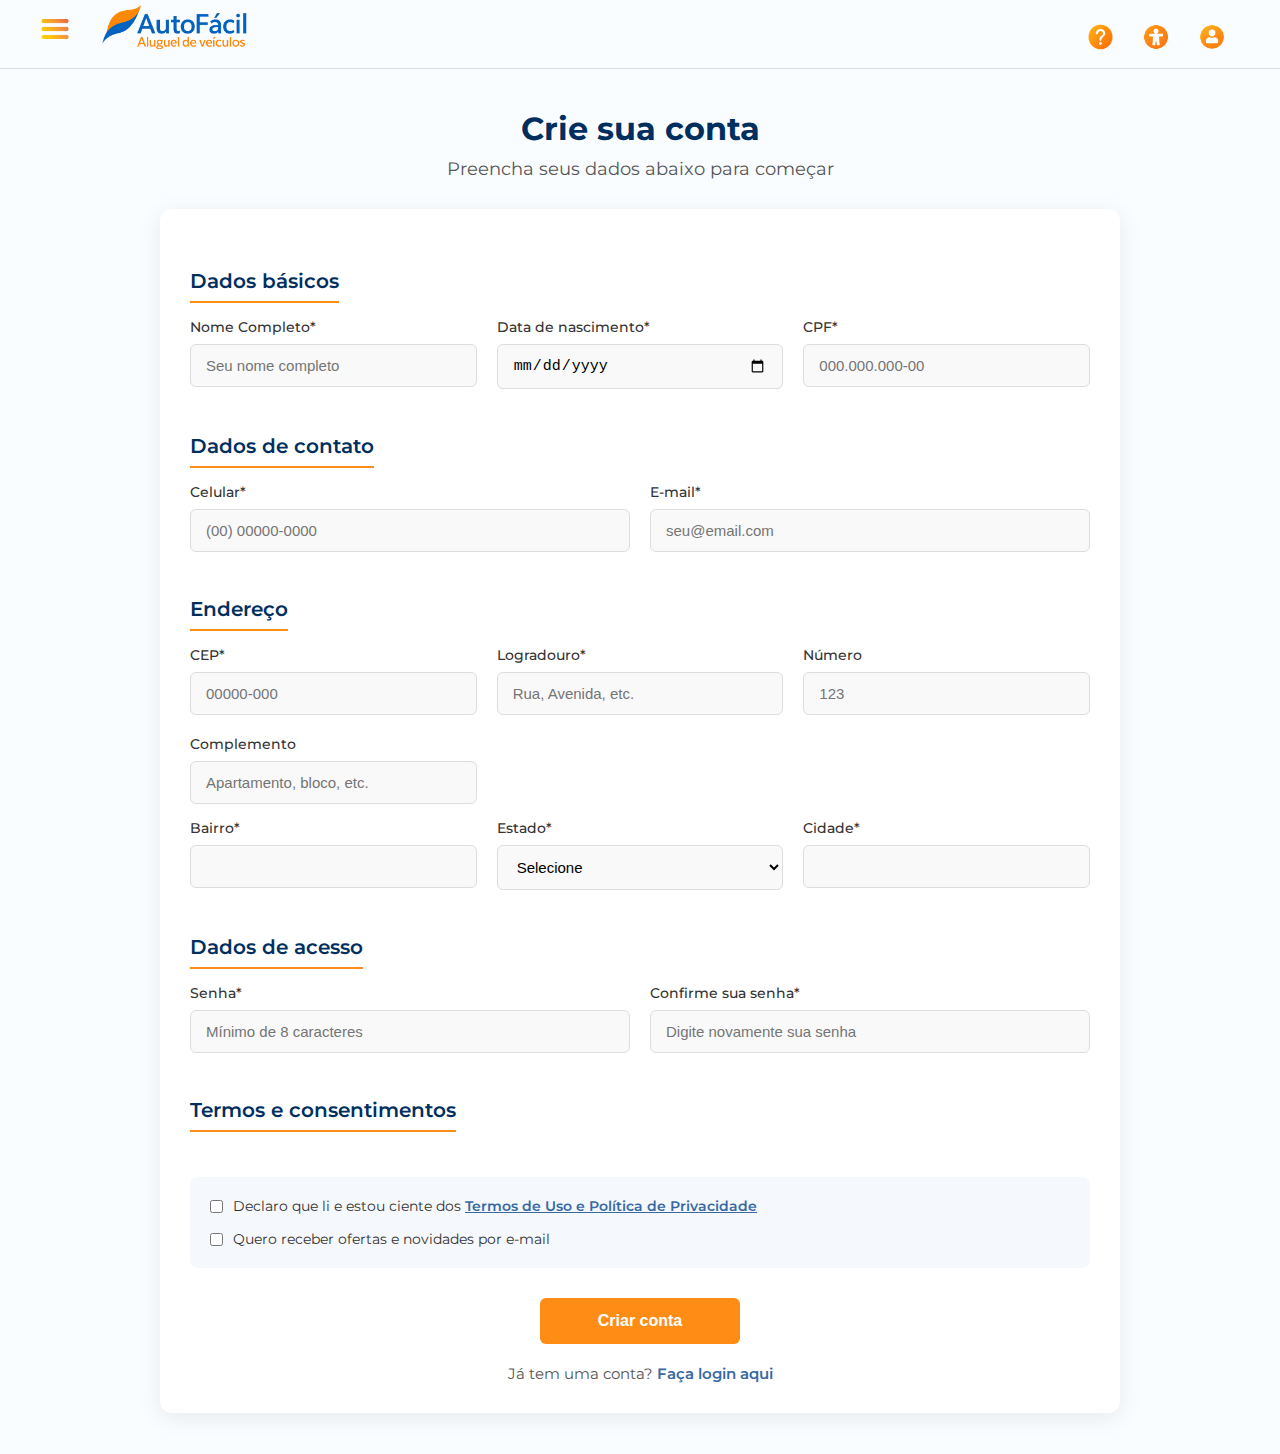
<file: templates/cadastro.html>
<!DOCTYPE html>
<html lang="pt-BR">

<head>
    <meta charset="UTF-8">
    <meta name="viewport" content="width=device-width, initial-scale=1.0">
    <title>Cadastro - AutoFácil</title>
    <link rel="stylesheet" href="../static/css/style.css">
    <link href="https://fonts.googleapis.com/css2?family=Montserrat:wght@300;400;600;700&display=swap" rel="stylesheet">
    <style>
        /* Estilos específicos para a página de cadastro */
        .cadastro-hero {
            background: linear-gradient(rgba(54, 105, 164, 0.9), rgba(54, 105, 164, 0.7)), url('../static/img/cadastro-bg.jpg') center/cover no-repeat;
            padding: 60px 20px 40px;
            color: white;
            text-align: center;
        }
        
        .cadastro-hero h1 {
            font-size: 2.5rem;
            margin-bottom: 10px;
            font-weight: 700;
        }
        
        .cadastro-hero p {
            font-size: 1.2rem;
            max-width: 600px;
            margin: 0 auto;
        }
        
        .cadastro-container {
            max-width: 1000px;
            margin: 40px auto;
            padding: 0 20px;
        }
        
        .form-header {
            text-align: center;
            margin-bottom: 30px;
        }
        
        .form-header h1 {
            font-size: 2rem;
            color: #002f5f;
            margin-bottom: 10px;
        }
        
        .form-header .subtitle {
            font-size: 1.1rem;
            color: #555;
        }
        
        .form-cadastro {
            background: white;
            border-radius: 12px;
            box-shadow: 0 5px 25px rgba(0, 0, 0, 0.08);
            padding: 30px;
            margin-bottom: 40px;
        }
        
        .form-section-title {
            color: #002f5f;
            font-size: 1.3rem;
            margin: 25px 0 15px;
            padding-bottom: 8px;
            border-bottom: 2px solid #ff8c14;
            display: inline-block;
        }
        
        .form-grid {
            display: grid;
            grid-template-columns: repeat(auto-fit, minmax(280px, 1fr));
            gap: 20px;
            margin-bottom: 15px;
        }
        
        .form-group {
            display: flex;
            flex-direction: column;
        }
        
        .form-group label {
            font-size: 14px;
            margin-bottom: 8px;
            color: #333;
            font-weight: 500;
        }
        
        .form-group input {
            border: 1px solid #ddd;
            padding: 12px 15px;
            font-size: 15px;
            border-radius: 6px;
            background: #f9f9f9;
            transition: all 0.3s;
        }
        
        .form-group input:focus {
            border-color: #3669a4;
            box-shadow: 0 0 0 2px rgba(54, 105, 164, 0.2);
            background: white;
            outline: none;
        }
        
        .consentimentos {
            display: flex;
            flex-direction: column;
            gap: 15px;
            margin: 30px 0;
            padding: 20px;
            background: #f5f8fc;
            border-radius: 8px;
        }
        
        .consentimentos label {
            display: flex;
            align-items: flex-start;
            gap: 10px;
            font-size: 14px;
            color: #333;
            cursor: pointer;
        }
        
        .consentimentos input[type="checkbox"] {
            margin-top: 3px;
        }
        
        .consentimentos a {
            color: #3669a4;
            font-weight: 600;
        }
        
        .btn-cadastrar {
            background: #ff8c14;
            color: white;
            font-size: 16px;
            font-weight: 600;
            padding: 14px 30px;
            border: none;
            border-radius: 6px;
            cursor: pointer;
            transition: background 0.3s;
            display: block;
            margin: 0 auto;
            width: 200px;
        }
        
        .btn-cadastrar:hover {
            background: #e67e0f;
            transform: translateY(-2px);
            box-shadow: 0 4px 12px rgba(255, 140, 20, 0.3);
        }
        
        .login-redirect {
            text-align: center;
            margin-top: 20px;
            font-size: 15px;
            color: #555;
        }
        
        .login-redirect a {
            color: #3669a4;
            font-weight: 600;
        }
        
        @media (max-width: 768px) {
            .cadastro-hero h1 {
                font-size: 2rem;
            }
            
            .cadastro-hero p {
                font-size: 1rem;
            }
            
            .form-cadastro {
                padding: 20px;
            }
            
            .form-grid {
                grid-template-columns: 1fr;
            }
        }
    </style>
</head>

<body>
    <header class="topbar">
        <nav class="nav">
            <div class="nav-left">
                <div class="menu-trigger" id="menuTrigger" aria-haspopup="true" aria-expanded="false">
                    <img src="../static/img/menu-aberto.png" alt="Menu" id="menu">
                    <div class="menu-panel" id="menuPanel">
                        <ul class="panel-main">
                            <li><a href="#">Promoções</a></li>
                            <li><a href="#">Atendimento</a></li>
                            <li><a href="#">Agências</a></li>
                            <li><a href="#">FAQ</a></li>
                        </ul>
                        <ul class="panel-nav">
                            <li><a href="#">Alugar agora</a></li>
                            <li><a href="#">Aluguel mensal</a></li>
                            <li><a href="#">Para empresas</a></li>
                            <li><a href="#">Minhas reservas</a></li>
                        </ul>
                    </div>
                </div>

                <a class="logo" href="index.html" aria-label="AutoFácil - Início">
                    <img src="../static/img/logo.png" alt="Logo AutoFácil" class="logo-img">
                </a>
            </div>

            <div class="nav-right">
                <a href="#"> <img src="../static/img/pergunta.png" alt="Botão de dúvidas" class="icon-btn"> </a>
                <a href="#"> <img src="../static/img/acessibilidade2.png" alt="Botão de acessibilidade" class="icon-btn"> </a>
                <a href="login.html"> <img src="../static/img/login2.png" alt="Botão de login" class="icon-btn"> </a>
            </div>
        </nav>
    </header>
    <!-- Formulário de Cadastro -->
    <main class="cadastro-container">
        <div class="form-header">
            <h1>Crie sua conta</h1>
            <p class="subtitle">Preencha seus dados abaixo para começar</p>
        </div>

        <form class="form-cadastro">
            <!-- DADOS BÁSICOS -->
            <h2 class="form-section-title">Dados básicos</h2>
            <div class="form-grid">
                <div class="form-group">
                    <label for="nome">Nome Completo*</label>
                    <input type="text" id="nome" required placeholder="Seu nome completo">
                </div>
                <div class="form-group">
                    <label for="nascimento">Data de nascimento*</label>
                    <input type="date" id="nascimento" required>
                </div>
                <div class="form-group">
                    <label for="cpf">CPF*</label>
                    <input type="text" id="cpf" required placeholder="000.000.000-00">
                </div>
            </div>

            <!-- CONTATO -->
            <h2 class="form-section-title">Dados de contato</h2>
            <div class="form-grid">
                <div class="form-group">
                    <label for="celular">Celular*</label>
                    <input type="tel" id="celular" required placeholder="(00) 00000-0000">
                </div>
                <div class="form-group">
                    <label for="email">E-mail*</label>
                    <input type="email" id="email" required placeholder="seu@email.com">
                </div>
            </div>

            <!-- ENDEREÇO -->
            <h2 class="form-section-title">Endereço</h2>
            <div class="form-grid">
                <div class="form-group">
                    <label for="cep">CEP*</label>
                    <input type="text" id="cep" required placeholder="00000-000">
                </div>
                <div class="form-group">
                    <label for="logradouro">Logradouro*</label>
                    <input type="text" id="logradouro" required placeholder="Rua, Avenida, etc.">
                </div>
                <div class="form-group">
                    <label for="numero">Número</label>
                    <input type="text" id="numero" placeholder="123">
                </div>
                <div class="form-group">
                    <label for="complemento">Complemento</label>
                    <input type="text" id="complemento" placeholder="Apartamento, bloco, etc.">
                </div>
            </div>

            <div class="form-grid">
                <div class="form-group">
                    <label for="bairro">Bairro*</label>
                    <input type="text" id="bairro" required>
                </div>
                <div class="form-group">
                    <label for="estado">Estado*</label>
                    <select id="estado" required>
                        <option value="">Selecione</option>
                        <option value="AC">Acre</option>
                        <option value="AL">Alagoas</option>
                        <option value="AP">Amapá</option>
                        <option value="AM">Amazonas</option>
                        <option value="BA">Bahia</option>
                        <option value="CE">Ceará</option>
                        <option value="DF">Distrito Federal</option>
                        <option value="ES">Espírito Santo</option>
                        <option value="GO">Goiás</option>
                        <option value="MA">Maranhão</option>
                        <option value="MT">Mato Grosso</option>
                        <option value="MS">Mato Grosso do Sul</option>
                        <option value="MG">Minas Gerais</option>
                        <option value="PA">Pará</option>
                        <option value="PB">Paraíba</option>
                        <option value="PR">Paraná</option>
                        <option value="PE">Pernambuco</option>
                        <option value="PI">Piauí</option>
                        <option value="RJ">Rio de Janeiro</option>
                        <option value="RN">Rio Grande do Norte</option>
                        <option value="RS">Rio Grande do Sul</option>
                        <option value="RO">Rondônia</option>
                        <option value="RR">Roraima</option>
                        <option value="SC">Santa Catarina</option>
                        <option value="SP">São Paulo</option>
                        <option value="SE">Sergipe</option>
                        <option value="TO">Tocantís</option>
                    </select>
                </div>
                <div class="form-group">
                    <label for="cidade">Cidade*</label>
                    <input type="text" id="cidade" required>
                </div>
            </div>

            <!-- ACESSO -->
            <h2 class="form-section-title">Dados de acesso</h2>
            <div class="form-grid">
                <div class="form-group">
                    <label for="senha">Senha*</label>
                    <input type="password" id="senha" required placeholder="Mínimo de 8 caracteres">
                </div>
                <div class="form-group">
                    <label for="confirmar">Confirme sua senha*</label>
                    <input type="password" id="confirmar" required placeholder="Digite novamente sua senha">
                </div>
            </div>

            <!-- CONSENTIMENTOS -->
            <h2 class="form-section-title">Termos e consentimentos</h2>
            <div class="consentimentos">
                <label>
                    <input type="checkbox" required>
                    <span>Declaro que li e estou ciente dos <a href="#">Termos de Uso e Política de Privacidade</a></span>
                </label>
                <label>
                    <input type="checkbox">
                    <span>Quero receber ofertas e novidades por e-mail</span>
                </label>
            </div>

            <!-- BOTÃO -->
            <button type="submit" class="btn-cadastrar">Criar conta</button>
            
            <div class="login-redirect">
                Já tem uma conta? <a href="login.html">Faça login aqui</a>
            </div>
        </form>
    </main>

    <script>
        // Script para melhorar a experiência do usuário
        document.addEventListener('DOMContentLoaded', function() {
            // Máscara para CPF
            const cpf = document.getElementById('cpf');
            if (cpf) {
                cpf.addEventListener('input', function(e) {
                    let value = e.target.value.replace(/\D/g, '');
                    if (value.length > 11) value = value.slice(0, 11);
                    
                    if (value.length > 9) {
                        value = value.replace(/(\d{3})(\d{3})(\d{3})(\d{2})/, "$1.$2.$3-$4");
                    } else if (value.length > 6) {
                        value = value.replace(/(\d{3})(\d{3})(\d+)/, "$1.$2.$3");
                    } else if (value.length > 3) {
                        value = value.replace(/(\d{3})(\d+)/, "$1.$2");
                    }
                    e.target.value = value;
                });
            }
            
            // Máscara para celular
            const celular = document.getElementById('celular');
            if (celular) {
                celular.addEventListener('input', function(e) {
                    let value = e.target.value.replace(/\D/g, '');
                    if (value.length > 11) value = value.slice(0, 11);
                    
                    if (value.length > 10) {
                        value = value.replace(/(\d{2})(\d{5})(\d{4})/, "($1) $2-$3");
                    } else if (value.length > 6) {
                        value = value.replace(/(\d{2})(\d{4})(\d+)/, "($1) $2-$3");
                    } else if (value.length > 2) {
                        value = value.replace(/(\d{2})(\d+)/, "($1) $2");
                    }
                    e.target.value = value;
                });
            }
            
            // Máscara para CEP
            const cep = document.getElementById('cep');
            if (cep) {
                cep.addEventListener('input', function(e) {
                    let value = e.target.value.replace(/\D/g, '');
                    if (value.length > 8) value = value.slice(0, 8);
                    
                    if (value.length > 5) {
                        value = value.replace(/(\d{5})(\d+)/, "$1-$2");
                    }
                    e.target.value = value;
                });
            }
        });
    </script>
</body>

</html>
</file>
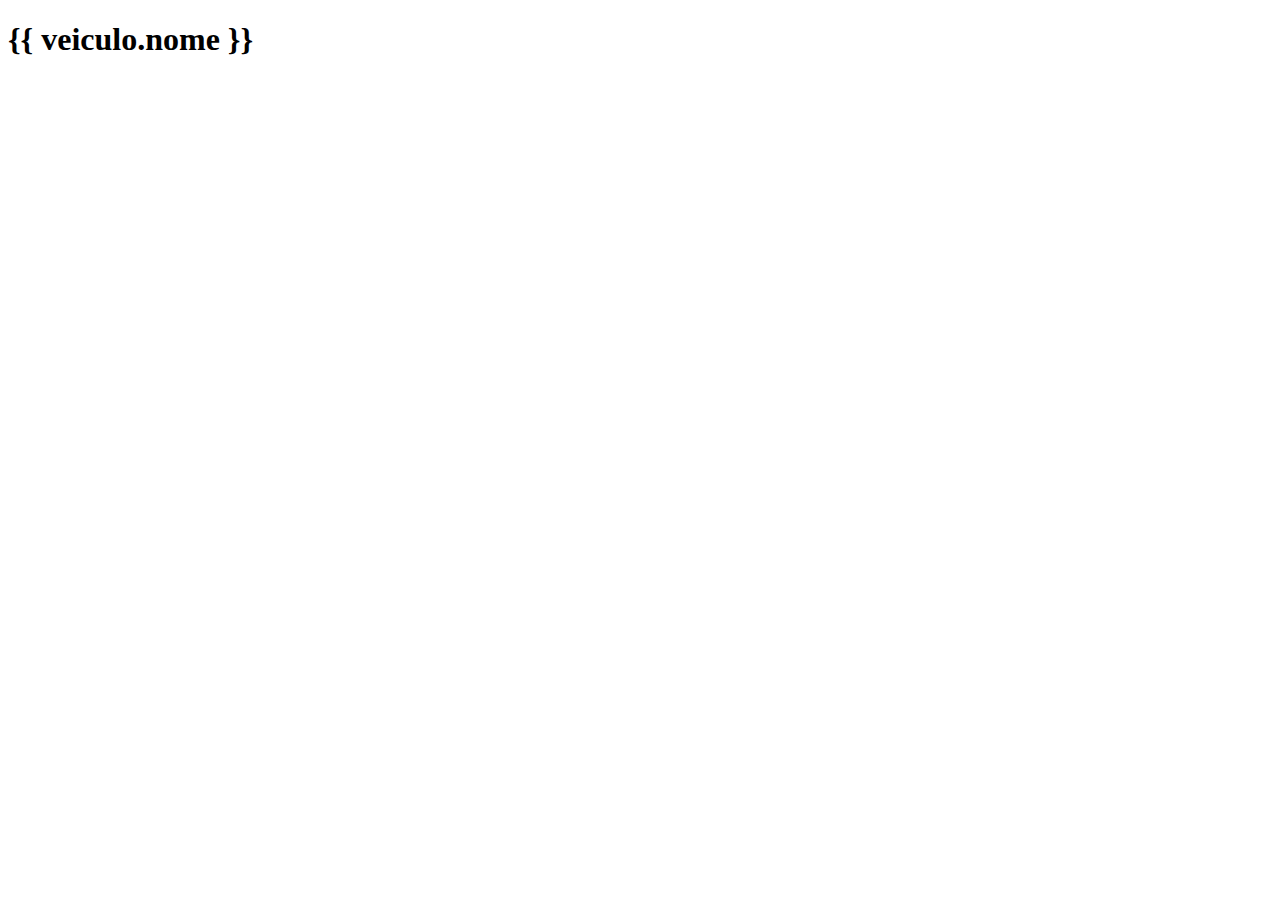
<file: templates/detalhe_veiculo.html>
<!-- Estou retornando um objeto da classe veículo com o nome veiculo, pode chamar seus atributos com veiculo.atributo
    Ex.: veiculo.imagem 
    
    TODOS ESSES DEVEM FUNCIONAR:
        veiculo.id
        veiculo.tipo
        veiculo.categoria
        veiculo.marca
        veiculo.modelo
        veiculo. transmissao
        veiculo.preco
        veiculo.nome
        veiculo.imagem
        veiculo.malas   
        veiculo.pasageiros
        veiculo.portas
        veiculo.combustivel
        veiculo.status  
 -->




<!DOCTYPE html>
<html lang="en">
<head>
    <meta charset="UTF-8">
    <meta name="viewport" content="width=device-width, initial-scale=1.0">
    <title>Detalhes</title>
</head>
<body>
    <h1>{{ veiculo.nome }}</h1>
</body>
</html>
</file>
<file: static/css/style.css>
/* RESET */
* {
    box-sizing: border-box;
    margin: 0;
    padding: 0;
}

body {
    background-color: #fafdff;
    font-family: "Montserrat", sans-serif;
    font-weight: 400;
}

/* ======= HEADER ======= */
header {
    border-bottom: 1px solid #dcdcdc;
    padding: 5px 40px 15px 40px;
    display: flex;
    justify-content: center;
}

/*deixar o nav responsivo para os botoes irem pro menu laterial em telas menores*/

a {
    text-decoration: none;
}

.nav {
    display: flex;
    align-items: center;
    justify-content: space-between;
    width: 100%;
    max-width: 1400px;
}

.nav-left,
.nav-center {
    display: flex;
    align-items: center;
    gap: 10px;
}

.nav-right {
    display: flex;
    align-items: center;
    flex: 0 0 auto;
}

/* logo responsiva e progressiva */
.logo-img {
    width: clamp(100px, 12vw, 150px);
    height: auto;
    margin: 0 20px;
}


/* ---- NAV: trigger / painel ---- */
.menu-trigger {
    position: relative;
    display: flex;
    align-items: center;
}

#menu {
    width: 30px;
    height: 40px;
    cursor: pointer;
}

.menu-panel {
    position: absolute;
    top: calc(100% + 10px);
    left: 0;
    min-width: 280px;
    max-width: 360px;
    background: #fff;
    border: 1px solid #e6e6e6;
    border-radius: 10px;
    box-shadow: 0 10px 30px rgba(0, 0, 0, .12);
    padding: 14px;
    opacity: 0;
    visibility: hidden;
    transform: translateY(-6px);
    transition: opacity .2s ease, transform .2s ease, visibility .2s;
    z-index: 3000;
}

/* “Setinha” do balão */
.menu-panel::before {
    content: "";
    position: absolute;
    top: -8px;
    left: 18px;
    border-width: 8px;
    border-style: solid;
    border-color: transparent transparent #fff transparent;
    filter: drop-shadow(0 -1px 0 #e6e6e6);
}

/* Listas internas */
.menu-panel ul {
    list-style: none;
    margin: 0;
    padding: 0;
}

.menu-panel li {
    margin: 0;
}

.menu-panel a {
    display: block;
    padding: 10px 12px;
    border-radius: 8px;
    color: #002f5f;
    font-size: 14px;
}

.menu-panel a:hover {
    background: #f5f8fc;
}

/* Navbar redesign */
.nav-center {
    display: flex;
    align-items: center;
    gap: 5px;
}

.nav-btn {
    background: transparent;
    color: #002f5f;
    padding: 12px 18px;
    border-radius: 8px;
    font-weight: 500;
    transition: all 0.3s ease;
    position: relative;
    overflow: hidden;
    border: none;
    font-size: 15px;
}

.nav-btn::before {
    content: '';
    position: absolute;
    bottom: 0;
    left: 0;
    width: 100%;
    height: 2px;
    background: #ff8c14;
    transform: scaleX(0);
    transform-origin: right;
    transition: transform 0.3s ease;
}

.nav-btn:hover {
    color: #ff8c14;
    background: rgba(255, 140, 20, 0.05);
}

.nav-btn:hover::before {
    transform: scaleX(1);
    transform-origin: left;
}


/* Ícones da direita */
/* sempre responsivo */
.icon-btn {
    width: clamp(24px, 2.8vw, 40px);
    height: clamp(24px, 2.8vw, 40px);
    margin: -20px 10px;
}

/* Estilos específicos para a página de login */
.login-hero {
    background: linear-gradient(rgba(54, 105, 164, 0.9), rgba(54, 105, 164, 0.7)), url('../static/img/login-bg.jpg') center/cover no-repeat;
    padding: 60px 20px 40px;
    color: white;
    text-align: center;
}

.login-hero h1 {
    font-size: 2.5rem;
    margin-bottom: 10px;
    font-weight: 700;
}

.login-hero p {
    font-size: 1.2rem;
    max-width: 600px;
    margin: 0 auto;
}

.login-container {
    display: flex;
    justify-content: center;
    align-items: center;
    padding: 40px 20px 80px;
}

.login-box {
    background: white;
    border-radius: 12px;
    box-shadow: 0 8px 30px rgba(0, 0, 0, 0.12);
    padding: 40px;
    width: 100%;
    max-width: 450px;
    text-align: center;
}

.login-box h2 {
    font-size: 1.8rem;
    font-weight: 700;
    margin-bottom: 10px;
    color: #002f5f;
}

.login-box .subtitle {
    font-size: 1rem;
    color: #666;
    margin-bottom: 30px;
}

.login-box form {
    display: flex;
    flex-direction: column;
    text-align: left;
}

.login-box label {
    font-size: 14px;
    margin-bottom: 6px;
    font-weight: 500;
    color: #333;
}

.login-box input {
    border: 1px solid #ddd;
    padding: 14px 16px;
    margin-bottom: 20px;
    font-size: 15px;
    border-radius: 6px;
    background: #f9f9f9;
    transition: all 0.3s;
}

.login-box input:focus {
    border-color: #3669a4;
    box-shadow: 0 0 0 2px rgba(54, 105, 164, 0.2);
    background: white;
    outline: none;
}

.password-wrapper {
    position: relative;
    width: 100%;
    margin-bottom: 20px;
}

.password-wrapper input {
    width: 100%;
    padding-right: 45px;
    margin-bottom: 0;
}

.toggle-password {
    position: absolute;
    right: 16px;
    top: 50%;
    transform: translateY(-50%);
    width: 22px;
    height: 22px;
    background: url("../img/ocultar.png") no-repeat center;
    background-size: contain;
    cursor: pointer;
    opacity: 0.6;
    transition: opacity 0.3s;
}

.toggle-password:hover {
    opacity: 1;
}

.toggle-password.active {
    background-image: url("../img/eye-open.png");
}

.options {
    display: flex;
    justify-content: space-between;
    align-items: center;
    margin-bottom: 25px;
    font-size: 14px;
}

.options label {
    display: flex;
    align-items: center;
    gap: 8px;
    cursor: pointer;
    margin-bottom: 0;
    font-weight: 400;
}

.options input[type="checkbox"] {
    margin: 0;
    width: 16px;
    height: 16px;
}

.options a {
    color: #3669a4;
    text-decoration: none;
    font-weight: 500;
}

.options a:hover {
    text-decoration: underline;
}

.btn-login {
    background: #ff8c14;
    color: white;
    padding: 16px;
    border: none;
    border-radius: 6px;
    font-size: 16px;
    font-weight: 600;
    cursor: pointer;
    transition: all 0.3s;
    margin-bottom: 20px;
}

.btn-login:hover {
    background: #e67e0f;
    transform: translateY(-2px);
    box-shadow: 0 4px 12px rgba(255, 140, 20, 0.3);
}

.signup {
    font-size: 15px;
    color: #555;
}

.signup a {
    color: #3669a4;
    font-weight: 600;
    text-decoration: none;
}

.signup a:hover {
    text-decoration: underline;
}


/* ====== CADASTRO ====== */
.cadastro-container {
    max-width: 1000px;
    margin: 50px auto;
    padding: 20px;
}

.cadastro-container h1 {
    font-size: 26px;
    font-weight: 700;
    margin-bottom: 8px;
}

.cadastro-container .subtitle {
    font-size: 18px;
    color: #333;
    margin-bottom: 30px;
}

.form-cadastro h2 {
    font-size: 20px;
    font-weight: 600;
    margin: 30px 0 15px;
}

.form-grid {
    display: grid;
    grid-template-columns: repeat(auto-fit, minmax(220px, 1fr));
    gap: 25px;
    margin-bottom: 20px;
}

.form-group {
    display: flex;
    flex-direction: column;
}

.form-group label {
    font-size: 14px;
    margin-bottom: 5px;
    color: #333;
}

.form-group input {
    border: none;
    border-bottom: 1px solid #aaa;
    padding: 8px 4px;
    font-size: 15px;
    background: transparent;
    outline: none;
    transition: border-color 0.3s;
}

.form-group input:focus {
    border-bottom: 2px solid #ff8c14;
}

.consentimentos {
    display: flex;
    flex-direction: column;
    gap: 12px;
    margin-bottom: 30px;
}

.consentimentos label {
    font-size: 14px;
    color: #333;
}

.consentimentos a {
    color: #1a4d8c;
    text-decoration: underline;
}

.btn-cadastrar {
    background: #2f5ca8;
    color: #fff;
    font-size: 16px;
    font-weight: 600;
    padding: 12px 25px;
    border: none;
    border-radius: 6px;
    cursor: pointer;
    transition: background 0.3s;
}

.btn-cadastrar:hover {
    background: #ff8c14;
}

/* ======= SEARCHBAR ======= */
.searchbar {
    position: absolute;
    top: 11.5%;
    left: 50%;
    transform: translateX(-50%);
    width: 100%;
    max-width: 900px;
    z-index: 10;
    padding: 0 10px;
}

.searchbar form {
    display: flex;
    align-items: center;
    gap: 15px;
    background: #00305f77;
    padding: 12px 20px;
    border-radius: 3px;
    width: 100%;
}

.search-item {
    display: flex;
    align-items: center;
    background: #ffffffa3;
    border-radius: 8px;
    padding: 10px 15px;
    flex: 1;
    min-width: 0;
}

.search-item .icon img {
    width: 18px;
    height: 18px;
    margin-right: 8px;

}

.marca,
.local,
.date {
    flex: 1;
    border: none;
    outline: none;
    font-size: 14px;
    background-color: transparent;
    min-width: 0;
}


/* ======= CARROSSEL ======= */
.carousel {
    position: relative;
    /* necessário para os filhos absolutos */
    width: 100%;
    max-width: 1500px;
    margin: auto;
    overflow: hidden;
}

.carousel-container {
    display: flex;
    transition: transform 0.5s ease-in-out;
}

.carousel img {
    width: 100%;
    flex-shrink: 0;
    display: none;
}

.carousel img.active {
    display: block;
}

/* Botões de navegação */
.carousel-btn {
    position: absolute;
    top: 50%;
    transform: translateY(-50%);
    background: rgba(0, 0, 0, 0);
    border: none;
    padding: 12px;
    cursor: pointer;
    color: white;
    font-size: 20px;
    border-radius: 50%;
}

.carousel-btn:hover {
    color: #002f5f;
}

.carousel-btn.prev {
    left: 10px;
}

.carousel-btn.next {
    right: 10px;
}

/* Indicadores (bolinhas) */
.carousel-indicators {
    text-align: center;
    position: absolute;
    bottom: 10px;
    width: 100%;
}

.carousel-indicators .dot {
    height: 5px;
    width: 5px;
    margin: 0 2px;
    display: inline-block;
    background: #bbb;
    border-radius: 50%;
    cursor: pointer;
}

.carousel-indicators .dot.active {
    background: #002f5f;
}

/* ====== Seção Vantagens ====== */
.vantagens {
    padding: 60px 20px;
    background-color: #f4f8fb;
    /* tom claro de fundo */
    text-align: center;
}

.vantagens h2 {
    font-size: 28px;
    font-weight: 700;
    margin-bottom: 40px;
    color: #111;
    text-align: left;
    max-width: 1100px;
    margin: 0 auto 40px auto;
    padding: 0 20px;
}

.vantagens h2 .destaque {
    background-color: #ff9100;
    /* laranja da marca */
    color: #fff;
    padding: 6px 14px;
    border-radius: 25px;
    font-weight: 700;
}

.cards {
    display: grid;
    grid-template-columns: repeat(3, 1fr);
    gap: 28px;
    max-width: 1100px;
    margin: 0 auto;
    cursor: pointer;
}

.card {
    background: #fff;
    border-radius: 16px;
    overflow: hidden;
    box-shadow: 0 4px 10px rgba(0, 0, 0, 0.08);
    text-align: left;
    display: flex;
    flex-direction: column;
}

.card:hover {
    transform: scale(1.05);
    box-shadow: 0 8px 20px rgba(0, 0, 0, 0.15);
}

.card img {
    width: 100%;
    height: 180px;
    object-fit: cover;
}

.card-text {
    padding: 16px;
}

.card-text h3 {
    font-size: 16px;
    font-weight: 700;
    margin-bottom: 8px;
    color: #000;
}

.card-text p {
    font-size: 14px;
    color: #555;
}


/* ======= DESTINOS ======= */
.destinos {
    padding: 60px 20px;
    background: #fff;
    color: #222;
}

.destinos-inner {
    max-width: 1100px;
    margin: 0 auto;
}

.destinos-top {
    display: flex;
    align-items: center;
    gap: 18px;
    margin-bottom: 14px;
}

.destinos-logo {
    width: 30px;
    height: auto;
    margin-bottom: 25px;
    margin-right: -20px;
}

.destinos-title {
    font-size: 28px;
    line-height: 1.05;
    font-weight: 700;
    margin: 0;
    color: #222;
}

.destinos-desc {
    max-width: 1000px;
    margin: 18px 0 32px 0;
    color: #555;
    font-size: 16px;
    text-align: left;
}

/* filtros (pills) */
.destinos-filtros {
    display: flex;
    gap: 12px;
    flex-wrap: wrap;
    margin-bottom: 36px;
    align-items: center;
}

.pill {
    background: #ff8d14a8;
    border: none;
    padding: 10px 18px;
    border-radius: 25px;
    cursor: pointer;
    font-weight: 500;
    color: #fff;
    box-shadow: 0 4px 0 rgba(0, 0, 0, 0.05);
    display: inline-flex;
    gap: 10px;
    align-items: center;
    transition: transform .15s ease, box-shadow .15s ease;
    font-family: "Montserrat", sans-serif;
}

.pill .pill-ico {
    width: 18px;
    display: inline-block;
}

.pill:hover {
    transform: translateY(-2px);
}

.pill.active {
    background: #ff8c14;
    box-shadow: 0 8px 20px rgba(255, 140, 20, 0.12);
    font-weight: 700;
}

/* grid de cidades */
.destinos-grid {
    display: grid;
    grid-template-columns: repeat(4, 1fr);
    gap: 22px 30px;
    align-items: start;
    margin-bottom: 40px;
}

/* cada coluna com lista */
.destinos-col {
    list-style: none;
    padding: 0;
    margin: 0;
}

.destinos-col li {
    padding: 14px 12px;
    border-radius: 8px;
    color: #2a2a2a;
    font-weight: 500;
    font-size: 15px;
}

/* espaçamento visual entre itens */
.destinos-col li+li {
    margin-top: 8px;
    color: #4d4d4d;
    font-weight: 400;
}


/* ======= FILTROS ======= */
.filtros-container {
    max-width: 1200px;
    margin: 0 auto;
    padding: 30px 20px;
}

.filtros-title {
    font-size: 1.5rem;
    color: #002f5f;
    margin-bottom: 20px;
    font-weight: 600;
}

.filtros-categorias {
    display: flex;
    flex-wrap: wrap;
    gap: 15px;
    margin-bottom: 30px;
}

.filtro-btn {
    background: #ff8d14a8;
    border: none;
    padding: 12px 20px;
    border-radius: 25px;
    cursor: pointer;
    font-weight: 500;
    color: #fff;
    display: flex;
    align-items: center;
    gap: 8px;
    transition: all 0.3s;
}

.filtro-btn.active,
.filtro-btn:hover {
    background: #ff8c14;
    transform: translateY(-2px);
    box-shadow: 0 4px 12px rgba(255, 140, 20, 0.3);
}

.filtros-avancados {
    background: white;
    border-radius: 10px;
    padding: 20px;
    box-shadow: 0 4px 15px rgba(0, 0, 0, 0.08);
}

.filtros-grid {
    display: grid;
    grid-template-columns: repeat(auto-fit, minmax(200px, 1fr));
    gap: 20px;
}

.filtro-group {
    display: flex;
    flex-direction: column;
}

.filtro-group label {
    font-size: 14px;
    margin-bottom: 8px;
    font-weight: 500;
    color: #002f5f;
}

.filtro-group select,
.filtro-group input {
    padding: 10px 12px;
    border: 1px solid #ddd;
    border-radius: 6px;
    font-size: 14px;
    background: #f9f9f9;
}

.btn-aplicar {
    background: #002f5f;
    color: white;
    border: none;
    padding: 12px 25px;
    border-radius: 6px;
    font-weight: 600;
    cursor: pointer;
    transition: all 0.3s;
    margin-top: 20px;
}

.btn-aplicar:hover {
    background: #ff8c14;
    transform: translateY(-2px);
}

/* ======= FROTA ======= */
.frota-container {
    max-width: 1200px;
    margin: 0 auto;
    padding: 20px;
}

.veiculos-header {
    display: flex;
    justify-content: space-between;
    align-items: center;
    margin-bottom: 30px;
}

.veiculos-titulo {
    font-size: 1.8rem;
    color: #002f5f;
    font-weight: 700;
}

.ordenacao select {
    padding: 10px 15px;
    border: 1px solid #ddd;
    border-radius: 6px;
    font-size: 14px;
}

.veiculos-grid {
    display: grid;
    grid-template-columns: repeat(auto-fill, minmax(280px, 1fr));
    gap: 30px;
}

.veiculo-card {
    background: white;
    border-radius: 12px;
    overflow: hidden;
    box-shadow: 0 5px 15px rgba(0, 0, 0, 0.08);
    transition: all 0.3s;
}

.veiculo-card:hover {
    transform: translateY(-5px);
    box-shadow: 0 8px 25px rgba(0, 0, 0, 0.15);
}

.veiculo-imagem {
    height: 180px;
    overflow: hidden;
}

.veiculo-imagem img {
    width: 100%;
    height: 100%;
    object-fit: cover;
    transition: transform 0.5s;
}

.veiculo-card:hover .veiculo-imagem img {
    transform: scale(1.05);
}

.veiculo-info {
    padding: 20px;
}

.veiculo-categoria {
    font-size: 12px;
    color: #ff8c14;
    font-weight: 600;
    margin-bottom: 5px;
    text-transform: uppercase;
}

.veiculo-nome {
    font-size: 1.3rem;
    color: #002f5f;
    font-weight: 700;
    margin-bottom: 10px;
}

.veiculo-detalhes {
    display: flex;
    flex-wrap: wrap;
    gap: 15px;
    margin-bottom: 15px;
}

.veiculo-detalhe {
    display: flex;
    align-items: center;
    gap: 5px;
    font-size: 14px;
    color: #555;
}

.veiculo-detalhe i {
    color: #002f5f;
}

.veiculo-preco {
    font-size: 1.5rem;
    color: #002f5f;
    font-weight: 700;
    margin: 15px 0;
    text-align: center;
}

.veiculo-preco span {
    font-size: 14px;
    color: #777;
    font-weight: 400;
}

.btn-alugar {
    background: #ff8c14;
    color: white;
    border: none;
    padding: 12px;
    border-radius: 6px;
    font-weight: 600;
    width: 100%;
    cursor: pointer;
    transition: all 0.3s;
}

.btn-alugar:hover {
    background: #e67e0f;
}

/* ======= BENEFICIOS ======= */
.beneficios {
    background: #f4f8fb;
    padding: 60px 20px;
    margin-top: 60px;
}

.beneficios-container {
    max-width: 1200px;
    margin: 0 auto;
}

.beneficios-titulo {
    font-size: 2rem;
    color: #002f5f;
    text-align: center;
    margin-bottom: 40px;
    font-weight: 700;
}

.beneficios-grid {
    display: grid;
    grid-template-columns: repeat(auto-fit, minmax(250px, 1fr));
    gap: 30px;
}

.beneficio-item {
    text-align: center;
    padding: 30px 20px;
    background: white;
    border-radius: 10px;
    box-shadow: 0 4px 12px rgba(0, 0, 0, 0.08);
}

.beneficio-icon {
    font-size: 2.5rem;
    color: #ff8c14;
    margin-bottom: 15px;
}

.beneficio-titulo {
    font-size: 1.2rem;
    color: #002f5f;
    margin-bottom: 10px;
    font-weight: 600;
}

.beneficio-desc {
    font-size: 14px;
    color: #555;
}



/* ===== PRÉ-FOOTER ===== */
.pre-footer {
    background-color: #f3f7fb;
    padding: 60px 20px 20px;
    margin-bottom: 0px;
    position: relative;
    overflow: hidden;
    border-bottom: 1px solid rgb(231, 231, 231);
}


.pre-footer .footer-container {
    display: flex;
    justify-content: space-around;
    flex-wrap: wrap;
    max-width: 1100px;
    margin: 0 auto;
    text-align: left;
}

.pre-footer .footer-column {
    flex: 1;
    min-width: 220px;
    margin: 20px;
}

.pre-footer .footer-column h3 {
    font-size: 1.2rem;
    margin-bottom: 15px;
    font-weight: 600;
    color: #000;
}

.pre-footer .footer-column ul {
    list-style: none;
    padding: 0;
}

.pre-footer .footer-column ul li {
    margin-bottom: 8px;
}

.pre-footer .footer-column ul li a {
    color: #333;
    text-decoration: none;
    font-size: 0.95rem;
}

.pre-footer .footer-column ul li a:hover {
    text-decoration: underline;
}

.pre-footer .footer-decoration {
    position: absolute;
    top: 0;
    right: 0;
}

.pre-footer .footer-decoration img {
    width: 280px;
    /* ajuste até ficar parecido com o Canva */
    height: auto;
    display: block;
}


.pre-footer .footer-decoration2 {
    width: 100%;
    text-align: center;
    /* centraliza a imagem */
    margin-top: 30px;
}

.pre-footer .footer-decoration2 img {
    width: 200px;
    /* controla o tamanho */
    height: auto;
    /* mantém proporção */
    display: inline-block;
}

.pre-footer .footer-decoration span {
    display: block;
    width: 60px;
    height: 6px;
    background-color: #ff8000;
    margin: 0 auto;
    border-radius: 3px;
}


/* ======= FOOTER ======= */
footer {
    text-align: center;
    padding: 20px;
    background-color: #f3f7fb;
    font-size: 14px;
    margin-top: 0px;
}

footer hr {
    border: none;
    border-top: 1px solid #ccc;
    margin: 15px auto;
    width: 80%;
}

.footer-social {
    display: flex;
    justify-content: center;
    gap: 15px;
    margin-top: 10px;
}

.footer-social a img {
    width: 28px;
    height: 28px;
    transition: 0.3s;
}

.footer-social a img:hover {
    transform: scale(1.1);
}

/* ======= RESPONSIVIDADE ======= */
@media (max-width: 1000px) {

    /* mantém responsivo também abaixo de 1000px */
    .icon-btn {
        width: clamp(22px, 6vw, 32px);
        height: clamp(22px, 6vw, 32px);
    }

    .nav-center {
        display: none;
    }

    .menu-panel {
        min-width: 85vw;
        max-width: 90vw;
    }

    .menu-panel a {
        padding: 14px 16px;
        font-size: 16px;
    }

    /* fica no nav sem sobrepor outros elementos; JS ajusta o top exato */
    .searchbar {
        position: absolute;
        left: 50%;
        transform: translateX(-50%);
        top: 0;
        /* diminui gradualmente: nunca menor que 180px nem maior que 340px */
        width: clamp(180px, 70vw, 340px);
        margin: 0;
        z-index: 10;
        padding: 0 8px;
    }

    .searchbar form {
        justify-content: center;
        padding: 8px 12px;
        gap: 0;
        background-color: transparent;
    }

    /* esconde campos extras */
    .local,
    .date,
    .search-item:nth-child(2),
    .search-item:nth-child(3) {
        display: none;
    }

    /* o primeiro campo ocupa tudo */
    .search-item {
        flex: 1;
        padding: 8px 10px;
        background-color: #f4f6f9;
        border: 1px solid rgb(230, 230, 230);
    }

    .search-item .icon img {
        content: url("../img/lupa.png");
        /* troca para o ícone de lupa */
    }

    .marca {
        width: 100%;
        font-size: 13px;
    }

    /* muda placeholder */
    .marca::placeholder {
        content: "Pesquisar";
    }

    .cards {
        grid-template-columns: 1fr 1fr;
    }

    .destinos-grid {
        grid-template-columns: repeat(3, 1fr);
    }

    .destinos-title {
        font-size: 28px;

    }

    .nav-center {
        display: none;
    }

    .filtros-grid {
        grid-template-columns: 1fr 1fr;
    }
}


@media (max-width:569px) {
    .carousel {
        display: none;
    }

    .cards {
        grid-template-columns: 1fr;
    }

}

@media (max-width: 480px) {

    /* mantém menor ainda em telas muito pequenas */
    .logo-img {
        width: clamp(80px, 22vw, 110px);
    }

    .nav-btn {
        font-size: 11px;
        padding: 8px 10px;
    }

    .destinos-grid {
        grid-template-columns: 1fr;
    }

    .destinos-top {
        flex-direction: column;
        align-items: flex-start;
        gap: 8px;
    }

    .login-box {
        padding: 25px 20px;
    }

    .login-box h2 {
        font-size: 1.5rem;
    }

    .filtros-categorias {
        justify-content: center;
    }

    .frota-hero h1 {
        font-size: 1.8rem;
    }

    .frota-hero p {
        font-size: 1rem;
    }
}

@media (max-width: 768px) {
    .carousel-btn {
        padding: 8px;
        font-size: 16px;
    }

    .carousel-indicators .dot {
        height: 10px;
        width: 10px;
    }

    .searchbar {
        width: clamp(160px, 80vw, 280px);
    }

    .searchbar form {
        gap: 10px;
        padding: 10px 15px;
        background-color: transparent;

    }

    .search-item {
        padding: 8px 10px;
        background-color: #f4f6f9;
        border: 1px solid rgb(230, 230, 230);
    }

    .marca,
    .local,
    .date {
        font-size: 12px;
    }

    .destinos-top {
        gap: 12px;
    }

    .destinos-title {
        font-size: 22px;
    }

    .destinos-grid {
        grid-template-columns: repeat(2, 1fr);
        gap: 18px;
    }

    .destinos-desc {
        font-size: 14px;
    }

    .pill {
        padding: 8px 12px;
        font-size: 14px;
    }

    .login-box {
        padding: 30px 25px;
    }

    .options {
        flex-direction: column;
        align-items: flex-start;
        gap: 15px;
    }

    .options a {
        margin-left: auto;
    }


    .filtros-grid {
        grid-template-columns: 1fr;
    }

    .veiculos-header {
        flex-direction: column;
        gap: 15px;
        align-items: flex-start;
    }

    .veiculos-grid {
        grid-template-columns: 1fr;
    }

    .beneficios-grid {
        grid-template-columns: 1fr;
    }
}

.cadastro-hero {
            background: linear-gradient(rgba(54, 105, 164, 0.9), rgba(54, 105, 164, 0.7)), url('../static/img/cadastro-bg.jpg') center/cover no-repeat;
            padding: 60px 20px 40px;
            color: white;
            text-align: center;
        }
        
        .cadastro-hero h1 {
            font-size: 2.5rem;
            margin-bottom: 10px;
            font-weight: 700;
        }
        
        .cadastro-hero p {
            font-size: 1.2rem;
            max-width: 600px;
            margin: 0 auto;
        }
        
        .cadastro-container {
            max-width: 1000px;
            margin: 40px auto;
            padding: 0 20px;
        }
        
        .form-header {
            text-align: center;
            margin-bottom: 30px;
        }
        
        .form-header h1 {
            font-size: 2rem;
            color: #002f5f;
            margin-bottom: 10px;
        }
        
        .form-header .subtitle {
            font-size: 1.1rem;
            color: #555;
        }
        
        .form-cadastro {
            background: white;
            border-radius: 12px;
            box-shadow: 0 5px 25px rgba(0, 0, 0, 0.08);
            padding: 30px;
            margin-bottom: 40px;
        }
        
        .form-section-title {
            color: #002f5f;
            font-size: 1.3rem;
            margin: 25px 0 15px;
            padding-bottom: 8px;
            border-bottom: 2px solid #ff8c14;
            display: inline-block;
        }
        
        .form-grid {
            display: grid;
            grid-template-columns: repeat(auto-fit, minmax(280px, 1fr));
            gap: 20px;
            margin-bottom: 15px;
        }
        
        .form-group {
            display: flex;
            flex-direction: column;
        }
        
        .form-group label {
            font-size: 14px;
            margin-bottom: 8px;
            color: #333;
            font-weight: 500;
        }
        
        .form-group input {
            border: 1px solid #ddd;
            padding: 12px 15px;
            font-size: 15px;
            border-radius: 6px;
            background: #f9f9f9;
            transition: all 0.3s;
        }

        .form-group select {
            border: 1px solid #ddd;
            padding: 12px 15px;
            font-size: 15px;
            border-radius: 6px;
            background: #f9f9f9;
            transition: all 0.3s;
        }

        .form-group input:focus {
            border-color: #3669a4;
            box-shadow: 0 0 0 2px rgba(54, 105, 164, 0.2);
            background: white;
            outline: none;
        }
        .mensagem-erro {
            color: #d32f2f;
            font-size: 0.875rem;
            margin-top: 0.25rem;
        }

        input.erro {
            border-color: #d32f2f;
        }

        .nenhum-veiculo {
            grid-column: 1 / -1;
            text-align: center;
            padding: 2rem;
            font-size: 1.2rem;
            color: #666;
        }
        .consentimentos {
            display: flex;
            flex-direction: column;
            gap: 15px;
            margin: 30px 0;
            padding: 20px;
            background: #f5f8fc;
            border-radius: 8px;
        }
        
        .consentimentos label {
            display: flex;
            align-items: flex-start;
            gap: 10px;
            font-size: 14px;
            color: #333;
            cursor: pointer;
        }
        
        .consentimentos input[type="checkbox"] {
            margin-top: 3px;
        }
        
        .consentimentos a {
            color: #3669a4;
            font-weight: 600;
        }
        
        .btn-cadastrar {
            background: #ff8c14;
            color: white;
            font-size: 16px;
            font-weight: 600;
            padding: 14px 30px;
            border: none;
            border-radius: 6px;
            cursor: pointer;
            transition: background 0.3s;
            display: block;
            margin: 0 auto;
            width: 200px;
        }
        
        .btn-cadastrar:hover {
            background: #e67e0f;
            transform: translateY(-2px);
            box-shadow: 0 4px 12px rgba(255, 140, 20, 0.3);
        }
        
        .login-redirect {
            text-align: center;
            margin-top: 20px;
            font-size: 15px;
            color: #555;
        }
        
        .login-redirect a {
            color: #3669a4;
            font-weight: 600;
        }
        
        @media (max-width: 768px) {
            .cadastro-hero h1 {
                font-size: 2rem;
            }
            
            .cadastro-hero p {
                font-size: 1rem;
            }
            
            .form-cadastro {
                padding: 20px;
            }
            
            .form-grid {
                grid-template-columns: 1fr;
            }
        }
</file>
